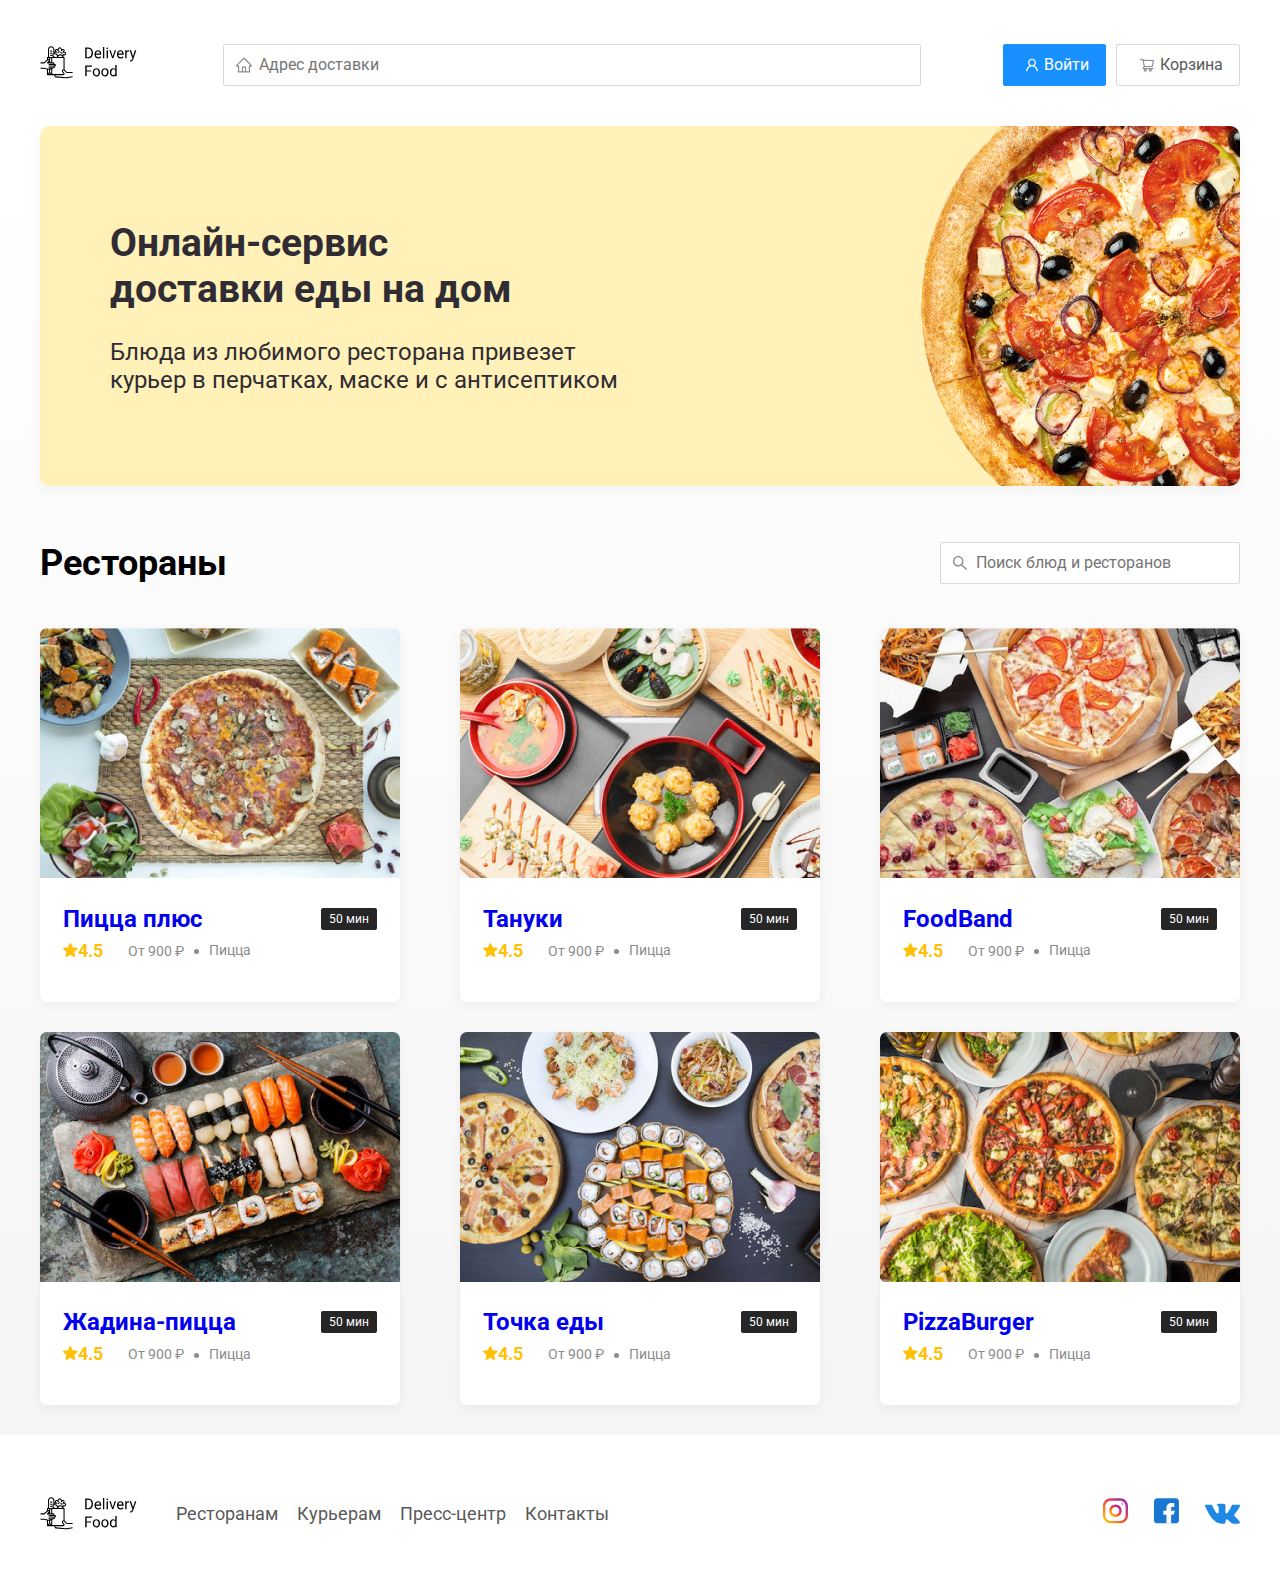
<file: index.html>
<!DOCTYPE html>
<html lang="ru">
    <head>
        <meta charset="UTF-8">
        <meta name="viewport" content="width=device-width, initial-scale=1.0">
        <title>Delivery Food - доставка еды на дом</title>
        <link href="https://fonts.googleapis.com/css2?family=Roboto:wght@400;700&display=swap" rel="stylesheet">
        <link rel="stylesheet" href="css\normalize.css">
        <link rel="stylesheet" href="css/style.css">
    </head>
    <body>
        <div class="container">
            <header class="header">
                <a href="index.html" class="logo">
                    <img src="./img/logo.svg" alt="Logo">
                </a>
                <input type="text" class="input input-addres" placeholder="Адрес доставки">
                <div class="buttons">
                    <button class="button button-primary">
                        <img src="img/user.svg" alt="user" class="button-icon">
                        <span class="button-text">Войти</span>
                    </button>
                    <button class="button">
                        <img src="img/shopping-cart.svg" alt="shopping cart" class="button-icon">
                        <span class="button-text">Корзина</span>
                    </button>
                </div>
            </header>
        </div>
        <!-- /.container -->

        <main class="main">
            <div class="container">
                <section class="promo">
                    <h1 class="promo-title">Онлайн-сервис <br /> доставки еды на дом</h1>
                    <p class="promo-text">Блюда из любимого ресторана привезет курьер в перчатках, маске и с антисептиком</p>
                </section>
    
                <section class="restaurants">
                    <div class="section-heading">
                        <h2 class="section-title">Рестораны</h2>
                        <input type="text" class="input input-search" placeholder="Поиск блюд и ресторанов">
                    </div>
                    <div class="cards">
                        <a href="restaurant.html" class="card">
                            <img src="img/image.jpg" alt="image" class="card-image">
                            <div class="card-text">
                                <div class="card-heading">
                                    <h3 class="card-title">Пицца плюс</h3>
                                    <span class="card-tag tag">50 мин</span>
                                </div>
                                <!-- /.card-heading -->
                                <div class="card-info">
                                    <div class="rating">
                                        <img src="img/rating.svg" alt="rating" class="rating-star">4.5</div>
                                    <div class="price">От 900 ₽</div>
                                    <div class="category">Пицца</div>
                                </div>
                                <!-- /.card-info -->
                            </div>
                            <!-- /.card-text -->
                        </a>
                        <!-- /.card -->
    
                        <a href="restaurant.html" class="card">
                            <img src="img/image1.jpg" alt="image" class="card-image">
                            <div class="card-text">
                                <div class="card-heading">
                                    <h3 class="card-title">Тануки</h3>
                                    <span class="card-tag tag">50 мин</span>
                                </div>
                                <!-- /.card-heading -->
                                <div class="card-info">
                                    <div class="rating">
                                        <img src="img/rating.svg" alt="rating" class="rating-star">4.5</div>
                                    <div class="price">От 900 ₽</div>
                                    <div class="category">Пицца</div>
                                </div>
                                <!-- /.card-info -->
                            </div>
                            <!-- /.card-text -->
                        </a>
                        <!-- /.card -->
    
                        <a href="restaurant.html" class="card">
                            <img src="img/image2.jpg" alt="image" class="card-image">
                            <div class="card-text">
                                <div class="card-heading">
                                    <h3 class="card-title">FoodBand</h3>
                                    <span class="card-tag tag">50 мин</span>
                                </div>
                                <!-- /.card-heading -->
                                <div class="card-info">
                                    <div class="rating">
                                        <img src="img/rating.svg" alt="rating" class="rating-star">4.5</div>
                                    <div class="price">От 900 ₽</div>
                                    <div class="category">Пицца</div>
                                </div>
                                <!-- /.card-info -->
                            </div>
                            <!-- /.card-text -->
                        </a>
                        <!-- /.card -->
    
                        <a href="restaurant.html" class="card">
                            <img src="img/image3.jpg" alt="image" class="card-image">
                            <div class="card-text">
                                <div class="card-heading">
                                    <h3 class="card-title">Жадина-пицца</h3>
                                    <span class="card-tag tag">50 мин</span>
                                </div>
                                <!-- /.card-heading -->
                                <div class="card-info">
                                    <div class="rating">
                                        <img src="img/rating.svg" alt="rating" class="rating-star">4.5</div>
                                    <div class="price">От 900 ₽</div>
                                    <div class="category">Пицца</div>
                                </div>
                                <!-- /.card-info -->
                            </div>
                            <!-- /.card-text -->
                        </a>
                        <!-- /.card -->
    
                        <a href="restaurant.html" class="card">
                            <img src="img/image4.jpg" alt="image" class="card-image">
                            <div class="card-text">
                                <div class="card-heading">
                                    <h3 class="card-title">Точка еды</h3>
                                    <span class="card-tag tag">50 мин</span>
                                </div>
                                <!-- /.card-heading -->
                                <div class="card-info">
                                    <div class="rating">
                                        <img src="img/rating.svg" alt="rating" class="rating-star">4.5</div>
                                    <div class="price">От 900 ₽</div>
                                    <div class="category">Пицца</div>
                                </div>
                                <!-- /.card-info -->
                            </div>
                            <!-- /.card-text -->
                        </a>
                        <!-- /.card -->
    
                        <a href="restaurant.html" class="card">
                            <img src="img/image5.jpg" alt="image" class="card-image">
                            <div class="card-text">
                                <div class="card-heading">
                                    <h3 class="card-title">PizzaBurger</h3>
                                    <span class="card-tag tag">50 мин</span>
                                </div>
                                <!-- /.card-heading -->
                                <div class="card-info">
                                    <div class="rating">
                                        <img src="img/rating.svg" alt="rating" class="rating-star">4.5</div>
                                    <div class="price">От 900 ₽</div>
                                    <div class="category">Пицца</div>
                                </div>
                                <!-- /.card-info -->
                            </div>
                            <!-- /.card-text -->
                        </a>
                        <!-- /.card -->
    
                    </div>
                    <!-- /.cards -->
                </section>
            </div>
            <!-- /.container -->
        </main>

        <footer class="footer">
            <div class="container">
                <div class="footer-block">
                    <img src="img/logo.svg" alt="logo" class="logo footer-logo">
                    <nav class="footer-nav">
                    <a href="#" class="footer-link">Ресторанам</a>
                    <a href="#" class="footer-link">Курьерам</a>
                    <a href="#" class="footer-link">Пресс-центр</a>
                    <a href="#" class="footer-link">Контакты</a>
                </nav>
                <div class="social-links">
                    <a href="#" class="social-link"><img src="img/insta.svg" alt="instagram"></a>
                    <a href="#" class="social-link"><img src="img/face.svg" alt="facebook"></a>
                    <a href="#" class="social-link"><img src="img/vk.svg" alt="vk"></a>
                </div>
                <!-- /.social-links -->
                <!-- /.footer-block -->
            </div>
        </footer>

    </body>
</html>
</file>
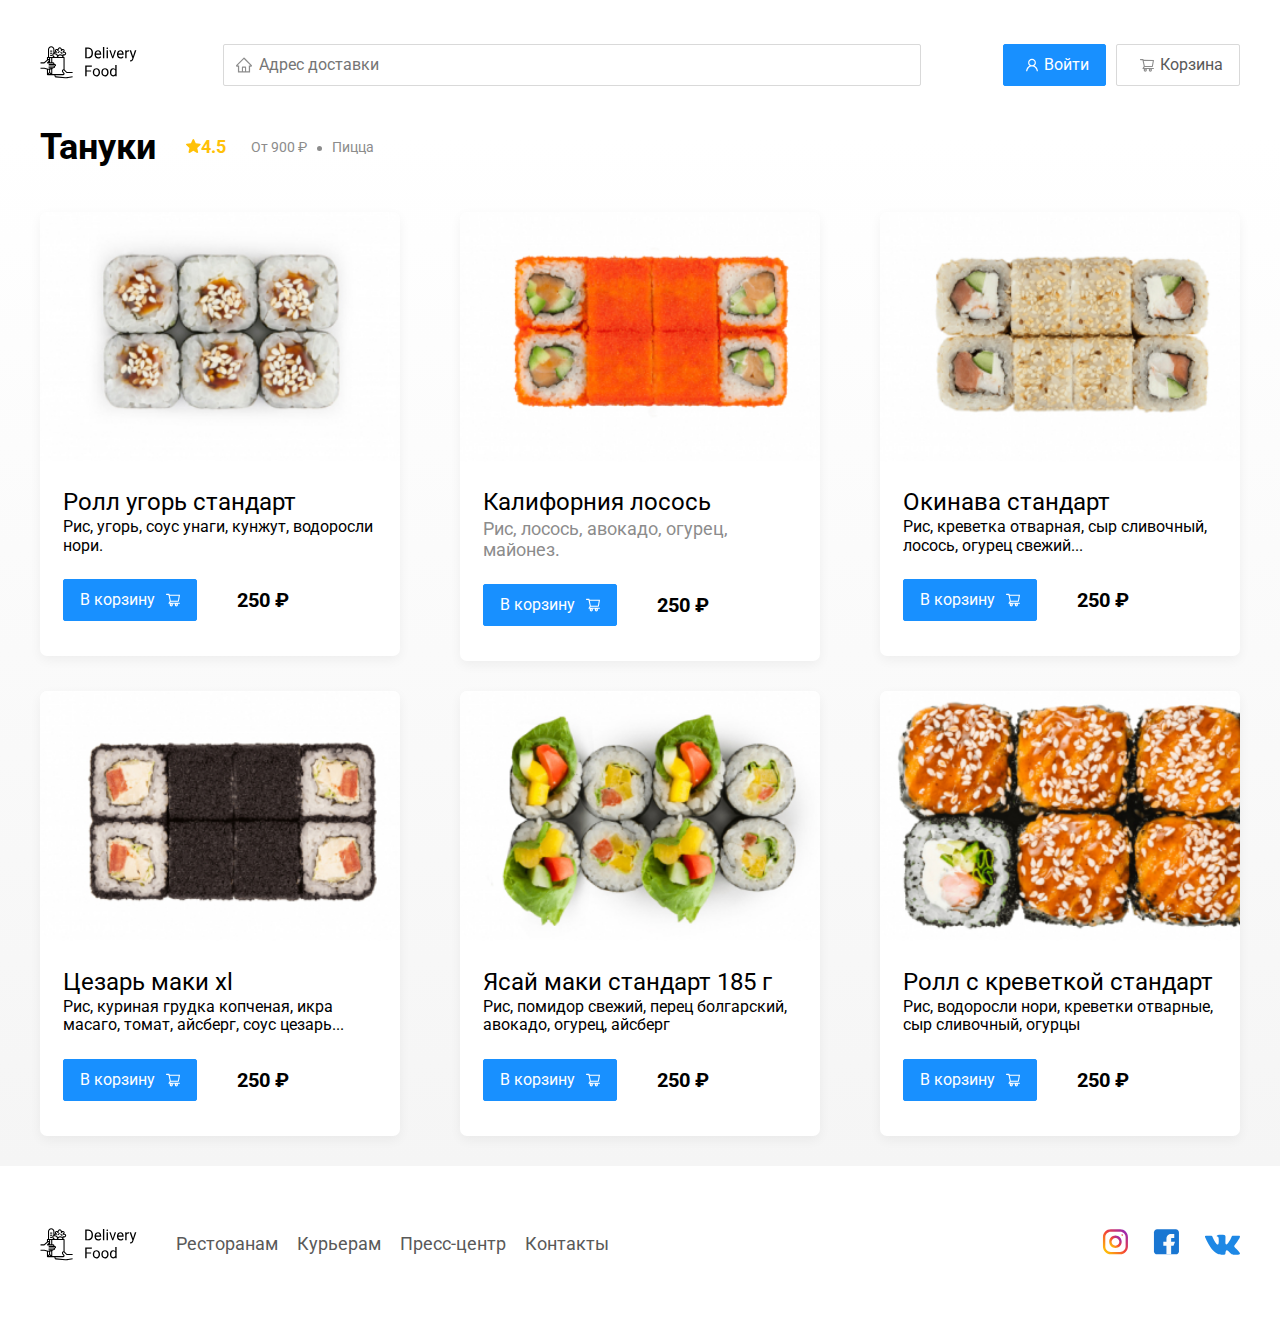
<file: restaurant.html>
<!DOCTYPE html>
<html lang="ru">
    <head>
        <meta charset="UTF-8">
        <meta name="viewport" content="width=device-width, initial-scale=1.0">
        <title>Тануки - доставка еды на дом</title>
        <link href="https://fonts.googleapis.com/css2?family=Roboto:wght@400;700&display=swap" rel="stylesheet">
        <link rel="stylesheet" href="css\normalize.css">
        <link rel="stylesheet" href="css\animate.css">
        <link rel="stylesheet" href="css/style.css">
    </head>
    <body>
        <div class="container">
            <header class="header">
                <a href="index.html" class="logo">
                    <img src="./img/logo.svg" alt="Logo" >
                </a>
                <input type="text" class="input input-addres" placeholder="Адрес доставки">
                <div class="buttons">
                    <button class="button button-primary">
                        <img src="img/user.svg" alt="user" class="button-icon">
                        <span class="button-text">Войти</span>
                    </button>
                    <button class="button" id="cart-button">
                        <img src="img/shopping-cart.svg" alt="shopping cart" class="button-icon">
                        <span class="button-text">Корзина</span>
                    </button>
                </div>
            </header>
        </div>
        <!-- /.container -->

        <main class="main">
            <div class="container">
                <section class="restaurants">
                    <div class="section-heading">
                        <h2 class="section-title">Тануки</h2>
                        <div class="card-info">
                            <div class="rating">
                                <img src="img/rating.svg" alt="rating" class="rating-star">4.5</div>
                            <div class="price">От 900 ₽</div>
                            <div class="category">Пицца</div>
                        </div>
                        <!-- /.card-info -->
                    </div>
                    <div class="cards">
                        <div class="card wow fadeInUp" card wow fadeInUp data-wow-delay="0.2s">
                            <img src="img/image6.jpg" alt="image" class="card-image">
                            <div class="card-text">
                                <div class="card-heading">
                                    <h3 class="card-title card-title-reg">Ролл угорь стандарт</h3>
                                    <!-- <span class="card-tag tag">50 мин</span> -->
                                </div>
                                <!-- /.card-heading -->
                                <div class="card-info">
                                    <div class="ingredients">Рис, угорь, соус унаги, кунжут, водоросли нори.</div>
                                </div>
                                <!-- /.card-info -->
                                <div class="card-buttons">
                                    <button class="button button-primary">
                                        <span class="button-card-text">В корзину</span>
                                        <img src="img/shopping-card-white.svg" alt=shopping-card" class="button-card-image">
                                    </button>
                                    <strong class="card-price-bold">250 ₽</strong>
                                </div>
                            </div>
                            <!-- /.card-text -->
                        </div>
                        <!-- /.card -->
    
                        <div class="card wow fadeInUp" card wow fadeInUp data-wow-delay="0.4s">
                            <img src="img/image7.jpg" alt="image" class="card-image">
                            <div class="card-text">
                                <div class="card-heading">
                                    <h3 class="card-title card-title-reg">Калифорния лосось</h3>
                                    <!-- <span class="card-tag tag">50 мин</span> -->
                                </div>
                                <!-- /.card-heading -->
                                <div class="card-info">
                                    <div class="ingradients">Рис, лосось, авокадо, огурец, майонез.</div>
                                </div>
                                <!-- /.card-info -->
                                <div class="card-buttons">
                                    <button class="button button-primary">
                                        <span class="button-card-text">В корзину</span>
                                        <img src="img/shopping-card-white.svg" alt=shopping-card" class="button-card-image">
                                    </button>
                                    <strong class="card-price-bold">250 ₽</strong>
                                </div>
                            </div>
                            <!-- /.card-text -->
                        </div>
                        <!-- /.card -->
    
                        <div class="card card wow fadeInUp" data-wow-delay="0.6s">
                            <img src="img/image8.jpg" alt="image" class="card-image">
                            <div class="card-text">
                                <div class="card-heading">
                                    <h3 class="card-title card-title-reg">Окинава стандарт</h3>
                                    <!-- <span class="card-tag tag">50 мин</span> -->
                                </div>
                                <!-- /.card-heading -->
                                <div class="card-info">
                                    <div class="ingredients"> Рис, креветка отварная, сыр сливочный, лосось, огурец свежий...</div>
                                </div>
                                <!-- /.card-info -->
                                <div class="card-buttons">
                                    <button class="button button-primary">
                                        <span class="button-card-text">В корзину</span>
                                        <img src="img/shopping-card-white.svg" alt=shopping-card" class="button-card-image">
                                    </button>
                                    <strong class="card-price-bold">250 ₽</strong>
                                </div>
                            </div>
                            <!-- /.card-text -->
                        </div>
                        <!-- /.card -->
    
                        <div class="card wow fadeInUp" data-wow-delay="0.2s">
                            <img src="img/image9.jpg" alt="image" class="card-image">
                            <div class="card-text">
                                <div class="card-heading">
                                    <h3 class="card-title card-title-reg">Цезарь маки хl</h3>
                                    <!-- <span class="card-tag tag">50 мин</span> -->
                                </div>
                                <!-- /.card-heading -->
                                <div class="card-info">
                                    <div class="ingredients">Рис, куриная грудка копченая, икра масаго, томат, айсберг, соус цезарь...</div>
                                </div>
                                <!-- /.card-info -->
                                <div class="card-buttons">
                                    <button class="button button-primary">
                                        <span class="button-card-text">В корзину</span>
                                        <img src="img/shopping-card-white.svg" alt=shopping-card" class="button-card-image">
                                    </button>
                                    <strong class="card-price-bold">250 ₽</strong>
                                </div>
                            </div>
                            <!-- /.card-text -->
                        </div>
                        <!-- /.card -->
    
                        <div class="card wow fadeInUp" data-wow-delay="0.4s"">
                            <img src="img/image10.jpg" alt="image" class="card-image">
                            <div class="card-text">
                                <div class="card-heading">
                                    <h3 class="card-title card-title-reg">Ясай маки стандарт 185 г</h3>
                                    <!-- <span class="card-tag tag">50 мин</span> -->
                                </div>
                                <!-- /.card-heading -->
                                <div class="card-info">
                                    <div class="ingredients">Рис, помидор свежий, перец болгарский, авокадо, огурец, айсберг</div>
                                </div>
                                <!-- /.card-info -->
                                <div class="card-buttons">
                                    <button class="button button-primary">
                                        <span class="button-card-text">В корзину</span>
                                        <img src="img/shopping-card-white.svg" alt=shopping-card" class="button-card-image">
                                    </button>
                                    <strong class="card-price-bold">250 ₽</strong>
                                </div>
                            </div>
                            <!-- /.card-text -->
                        </div>
                        <!-- /.card -->
    
                        <div class="card wow fadeInUp" data-wow-delay="0.6s">
                            <img src="img/image11.jpg" alt="image" class="card-image">
                            <div class="card-text">
                                <div class="card-heading">
                                    <h3 class="card-title card-title-reg">Ролл с креветкой стандарт</h3>
                                    <!-- <span class="card-tag tag">50 мин</span> -->
                                </div>
                                <!-- /.card-heading -->
                                <div class="card-info">
                                    <div class="ingredients">Рис, водоросли нори, креветки отварные, сыр сливочный, огурцы</div>
                                </div>
                                <!-- /.card-info -->
                                <div class="card-buttons">
                                    <button class="button button-primary">
                                        <span class="button-card-text">В корзину</span>
                                        <img src="img/shopping-card-white.svg" alt=shopping-card" class="button-card-image">
                                    </button>
                                    <strong class="card-price-bold">250 ₽</strong>
                                </div>
                            </div>
                            <!-- /.card-text -->
                        </div>
                        <!-- /.card -->
    
                    </div>
                    <!-- /.cards -->
                </section>
            </div>
            <!-- /.container -->
        </main>

        <footer class="footer">
            <div class="container">
                <div class="footer-block">
                    <img src="img/logo.svg" alt="logo" class="logo footer-logo">
                    <nav class="footer-nav">
                    <a href="#" class="footer-link">Ресторанам</a>
                    <a href="#" class="footer-link">Курьерам</a>
                    <a href="#" class="footer-link">Пресс-центр</a>
                    <a href="#" class="footer-link">Контакты</a>
                </nav>
                <div class="social-links">
                    <a href="#" class="social-link"><img src="img/insta.svg" alt="instagram"></a>
                    <a href="#" class="social-link"><img src="img/face.svg" alt="facebook"></a>
                    <a href="#" class="social-link"><img src="img/vk.svg" alt="vk"></a>
                </div>
                <!-- /.social-links -->
                <!-- /.footer-block -->
            </div>
        </footer>

        <div class="modal">

            <div class="modal-dialog">
                <div class="modal-header">
                    <h3 class="modal-title">Корзина</h3>
                    <button class="close">&times;</button>
                </div>
                <!-- /.modal-header -->
                <div class="modal-body">
                    <div class="foods-row">
                        <span class="food-name">Ролл угорь стандарт</span>
                        <strong class="food-price">250 ₽</strong>
                        <div class="food-counter">
                            <button class="counter-button">-</button>
                            <span class="counter">1</span>
                            <button class="counter-button">+</button>
                        </div>
                    </div>
                    <!-- /.foods-row -->
                    <div class="foods-row">
                        <span class="food-name">Ролл угорь стандарт</span>
                        <strong class="food-price">250 ₽</strong>
                        <div class="food-counter">
                            <button class="counter-button">-</button>
                            <span class="counter">1</span>
                            <button class="counter-button">+</button>
                        </div>
                    </div>
                    <!-- /.foods-row -->
                    <div class="foods-row">
                        <span class="food-name">Ролл угорь стандарт</span>
                        <strong class="food-price">250 ₽</strong>
                        <div class="food-counter">
                            <button class="counter-button">-</button>
                            <span class="counter">1</span>
                            <button class="counter-button">+</button>
                        </div>
                    </div>
                    <!-- /.foods-row -->
                    <div class="foods-row">
                        <span class="food-name">Ролл угорь стандарт</span>
                        <strong class="food-price">250 ₽</strong>
                        <div class="food-counter">
                            <button class="counter-button">-</button>
                            <span class="counter">1</span>
                            <button class="counter-button">+</button>
                        </div>
                    </div>
                    <!-- /.foods-row -->
                    <div class="foods-row">
                        <span class="food-name">Ролл угорь стандарт</span>
                        <strong class="food-price">250 ₽</strong>
                        <div class="food-counter">
                            <button class="counter-button">-</button>
                            <span class="counter">1</span>
                            <button class="counter-button">+</button>
                        </div>
                    </div>
                    <!-- /.foods-row -->
                    
                </div>
                <!-- /.modal-body -->
                <div class="modal-footer">
                    <span class="modal-pricetag">1250 ₽</span>
                    <div class="footer-buttons">
                        <button class="button button-primary">Оформить заказ</button>
                        <button class="button">Отмена</button>
                    </div>
                </div>
                <!-- /.modal-footer -->
            </div>
            <!-- /.modal-dialog -->

        </div>
        <script src="js/wow.min.js"></script>
        <script src="js/main.js"></script>
    </body>
</html>
</file>
<file: css/style.css>
* {
    box-sizing: border-box;
}
body {
    font-family: 'Roboto', sans-serif;
    padding-top: 44px;
}
.main {
    background: linear-gradient(180deg, rgba(245, 245, 245, 0) 1.04%, #F5F5F5 100%);
}
.container {
    max-width: 1200px;
    margin: auto;
}
.header {
    display: flex;
    align-items: center;
    justify-content: space-between;
    margin-bottom: 40px;
}
.input {
    background: #FFFFFF;
    border: 1px solid #D9D9D9;
    border-radius: 2px;
    font-size: 16px;
    line-height: 24px;
    padding: 8px;
    padding-left: 35px;
    background-repeat: no-repeat;
    background-position: left 11px center;
}
.input-addres {
    flex: 0.8;
    background-image: url(../img/home.svg);
}
.input-search {
    background-image: url(../img/search.svg);
    width: 300px;
    margin-left: auto;
}
.buttons {
    display: flex;
    align-items: center;
}
.button {
    align-items: center;
    display: flex;
    padding: 8px 16px;
    background: #FFFFFF;
    border: 1px solid #D9D9D9;
    box-sizing: border-box;
    box-shadow: 0px 0px 2px rgba(0, 0, 0, 0.0015);
    border-radius: 2px;
    color: #595959;
    font-size: 16px;
    line-height: 24px;
}
.button-primary {
    background: #1890FF;
    border: 1px solid #1890FF;
    color: #fff;
    margin-right: 10px;
}
.button-icon {
    margin-left: 6px;
    vertical-align: middle;
    margin-right: 6px;
}
.button-card-text {
    margin-right: 10px;
}
.promo {
    background: #FFF1B8 url(../img/promo-image.png) no-repeat top -100px right -247px / 924px;
    border-radius: 10px;
    box-shadow: 0px 7px 12px rgba(158, 158, 163, 0.1);
    padding: 68px 70px;
    margin-bottom: 56px;
}
.promo-text {
    max-width: 538px;
    font-style: normal;
    font-weight: normal;
    font-size: 24px;
    line-height: 28px;
    color: #302C34;

}
.promo-title {
    font-style: normal;
    font-weight: bold;
    font-size: 39px;
    line-height: 46px;
    color: #302C34;
}
.section-heading {
    margin-bottom: 44px;
    display: flex;
    align-items: center;
}
.section-title {
    font-style: normal;
    font-weight: bold;
    font-size: 36px;
    line-height: 42px;
    margin: 0px;
    color: #000000;
    margin-right: 30px;
}
.cards {
    display: flex;
    align-items: flex-start;
    justify-content: space-between;
    flex-wrap: wrap;
}
.card {
    background: #FFFFFF;
    box-shadow: 0px 4px 12px rgba(0, 0, 0, 0.05);
    border-radius: 7px;
    overflow: hidden;
    margin-bottom: 30px;
    flex-basis: 30%;
    text-decoration: none;
}
.card-image {
    width: 384px;
    height: 250px;
    object-fit: cover;
}
.card-text {
    padding-top: 20px;
    padding-bottom: 35px;
    padding-left: 23px;
    padding-right: 23px;
}
.card-heading {
    display: flex;
    align-items: center;
    justify-content: space-between;
    /* text-overflow: ellipsis; */
    /* min-width: 100px; */
}
.card-title {
    margin: 0;
    font-style: normal;
    font-weight: bold;
    font-size: 24px;
    line-height: 32px;
}
.card-title-reg {
    font-weight: 400;
    font-size: 24px;
    line-height: 32px;
}
.card-tag {
    font-style: normal;
    font-weight: normal;
    font-size: 12px;
    line-height: 20px;
    color: #fff;
    background: #262626;
    border-radius: 2px;
    padding: 1px 8px;
}
.card-info {
    display: flex;
    align-items: center;
    flex-wrap: wrap;
}
.card-price-bold {
    font-weight: bold;
    font-size: 20px;
    line-height: 32px;
    margin-left: 30px;
}
.card-buttons {
    display: flex;
    align-items: center;
    margin-top: 24px;
}
.rating {
    margin-right: 26px;
    color: #ffc107;
    font-weight: bold;
    font-size: 18px;
    line-height: 32px;
}
.price,
.category {
    font-size: 18px;
    line-height: 32px;
    color: #8C8C8C;
}
.price {
    margin-right: 10px;
}
.ingradients {
    text-overflow: ellipsis;
    overflow: hidden;
    font-style: normal;
    font-weight: normal;
    font-size: 18px;
    line-height: 21px;
    color: #8C8C8C;
}
.category {
    font-size: 18px;
    line-height: 21px;
    color: #8C8C8C;
}
.price:after {
    content: "";
    width: 5px;
    height: 5px;
    background: #8C8C8C;
    display: inline-block;
    vertical-align: middle;
    border-radius: 50%;
    margin-left: 10px;
}
.footer {
    padding: 60px 0px;
}
.footer-block {
    display: flex;
    align-items: center;
    justify-content: space-between;
}
.footer-link {
    display: inline-block;
    color: #595959;
    text-decoration: none;
    font-style: normal;
    font-weight: normal;
    font-size: 18px;
    line-height: 21px;
}
.footer-link:not(:last-child) {
    margin-right: 15px;
}
.footer-nav {
    margin-left: 35px;
    margin-right: auto;
}
.social-link {
    align-items: center;
}
.social-link:not(:last-child) {
    margin-right: 21px;
}
.modal {
    position: fixed;
    left: 0;
    top: 0;
    width: 100%;
    height: 100%;
    background: rgba(0, 0, 0, 0.4);
    display: none;
}
.modal-dialog {
    max-width: 780px;
    width: 95%;
    background: #FFFFFF;
    border-radius: 5px;
    margin: auto;
    padding: 40px 45px;
}
.modal-title {
    margin: 0;
    font-weight: bold;
    font-size: 36px;
    line-height: 42px;
    color: #000000;
}
.modal-header {
    display: flex;
    align-items: center;
    justify-content: space-between;
    margin-bottom: 40px;
}
.foods-row {
    display: flex;
    align-items: flex-start;
    justify-content: space-between;
    padding-bottom: 8px;
    border-bottom: 1px solid #D9D9D9;
    margin-bottom: 15px;

}
.food-price {
    margin-left: auto;
    margin-right: 45px;
    font-weight: bold;
    font-size: 20px;
    line-height: 32px;
}
.food-name {
    font-weight: normal;
    font-size: 18px;
    line-height: 32px;
}
.food-counter {
    display: flex;
    align-items: center;
}
.counter-button {
    display: flex;
    justify-content: center;
    align-items: center;
    width: 39px;
    height: 32px;
    background: #FFFFFF;
    border: 1px solid #40A9FF;
    box-sizing: border-box;
    border-radius: 2px;
    font-size: 14px;
    line-height: 22px;
    color: #40A9FF;
}
.counter {
    font-size: 16px;
    line-height: 24px;
    margin-right: 10px;
    margin-left: 10px;
}
.close {
    font-size: 36px;
    border: none;
    background-color: transparent;
}
.is-open {
    display: flex;
}
.modal-body {
    margin-bottom: 52px;
}
.modal-footer {
    display: flex;
    align-items: center;
    justify-content: space-between;
}
.footer-buttons {
    display: flex;
    align-items: center;
}
.modal-pricetag {
    background: #262626;
    border-radius: 5px;
    padding: 15px 20px;
    font-weight: bold;
    font-size: 20px;
    line-height: 23px;
    color: #FAFAFA;
}

@media (max-width: 1366px) {
    .container {
        min-width: 960px;
    }
    .promo {
        background-position: center right -300px;
        background-size: 750px;
    }
    .rating {
        margin-right: 25px;
    }
    .category,
    .price {
        font-size: 14px;
    }
}
@media (max-width: 992px) {
    .container {
        max-width: 750px;
    }
    .promo {
        padding: 50px;
        background-size: 500px;
        background-position: center right -200px
    }
    .promo-text {
        font-size: 18px;
        max-width: 400px;
    }
    .card {
        flex-basis: 49%;
    }
    .footer-link {
        font-size: 16px;
    }
}
@media (max-width: 768px) {
    .container {
        max-width: 560px;
    }
    .card .rating {
        flex-basis: 100%;
    }
    .card-info {
        flex-wrap: wrap;
    }
    .card-title {
        font-size: 18px;
    }
    .promo {
        background-size: 400px;
        background-position: bottom 50px right -200px;
    }
    .promo-title {
        font-size: 24px;
        line-height: 1.4;
    }
    .promo-text {
        margin-top: 0;
    }
}
@media (max-width: 578px) {
    .container {
        width: 90%;
    }
    .header {
        flex-wrap: wrap;
    }
    .input-addres {
        margin-top:  15px;
        order: 5;
        flex: 1;
    }
    .promo {
        background-image: none;
    }
    .promo-title {
        margin-bottom: 10px;
    }
    .section-title {
        font-size: 20px;
    }
    .card {
        flex-basis: 100%;
    }
    .card-image {
        width: 100%;
    }
    .footer-nav {
        margin-left: 0;
        margin-right: 0;
        order: 0;
        display: flex;
        flex-direction:  column;
    }
    .footer-block {
        align-items: flex-start;
    }
    .footer {
        padding: 30px 0;
    }
    .footer-logo {
        margin-right: 15px;
        order: 1;
    }
    .social-link {
        order: 2;
    }
}
@media (max-width: 480px)  {
    .button-text { 
        display: none;
    } 
    .button-icon {
        min-height: 40px;
        margin: 0;
    }
    .promo {
        padding: 20px;
    }
    .section-heading {
        flex-wrap: wrap;
    }
    .footer-block {
        flex-wrap: wrap;
        flex-direction: column;
        align-items: center;
    }
    .footer-logo {
        order: 0;
        margin-bottom: 20px;
    }
    .footer-nav {
        margin-bottom: 20px;
        text-align: center;
    }
    .footer-link:not(:last-child) {
        margin-right: 0;
    }
}
</file>
